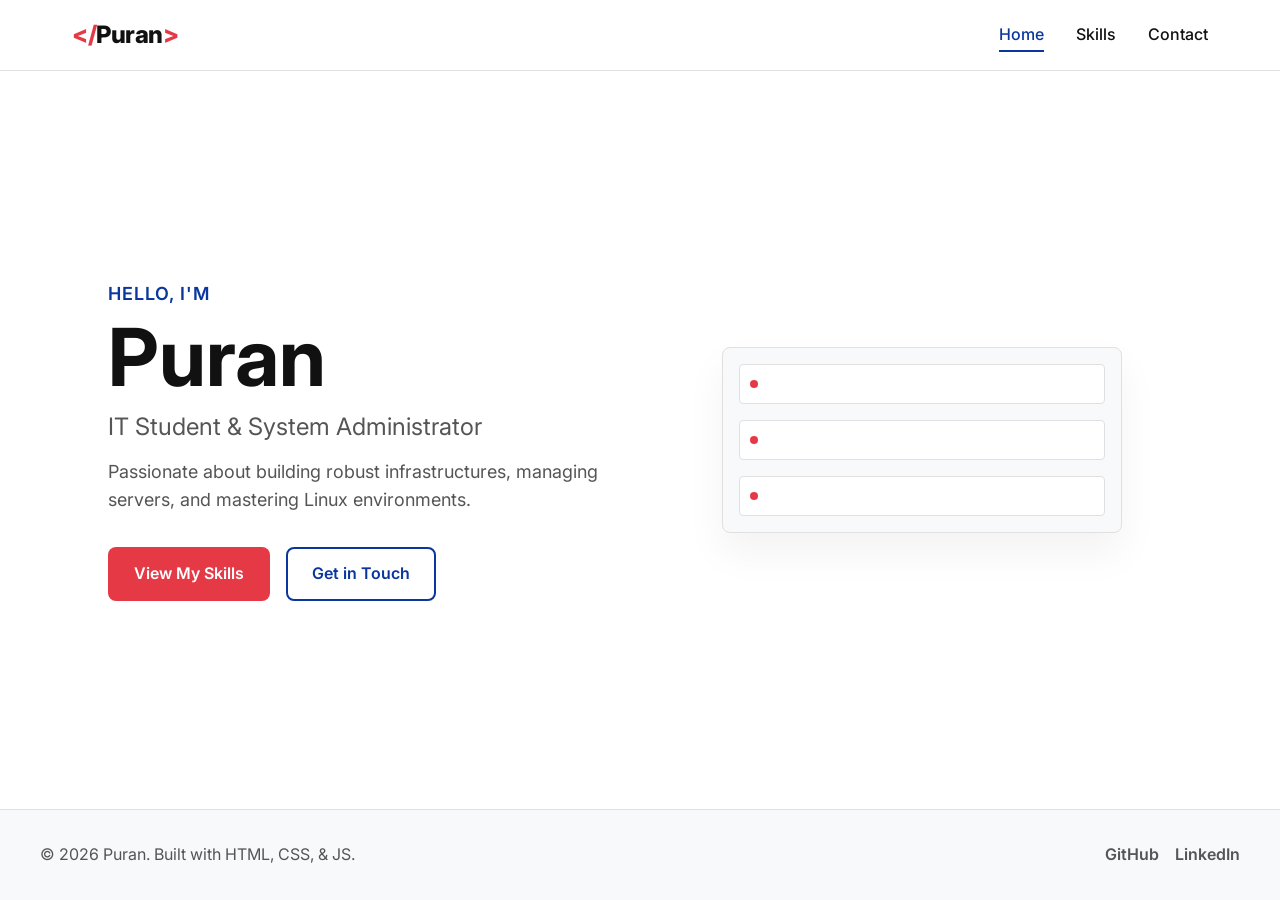
<file: index.html>
<!DOCTYPE html>
<html lang="en">

<head>
    <meta charset="UTF-8">
    <meta name="viewport" content="width=device-width, initial-scale=1.0">
    <title>Puran | IT Student & System Administrator</title>
    <meta name="description"
        content="Portfolio of Puran - IT Student skilled in System Administration, Linux, and Windows Server.">
    <link href="https://fonts.googleapis.com/css2?family=Inter:wght@400;500;600;700;800&display=swap" rel="stylesheet">
    <link rel="stylesheet" href="style/style.css">
</head>

<body>
    <div id="navbar-container"></div>

    <main class="hero">
        <div class="hero-content">
            <p class="greeting">Hello, I'm</p>
            <h1 class="title">Puran</h1>
            <h2 class="subtitle">IT Student & System Administrator</h2>
            <p class="description">
                Passionate about building robust infrastructures, managing servers, and mastering Linux environments.
            </p>
            <div class="cta-group">
                <a href="skills.html" class="btn btn-primary">View My Skills</a>
                <a href="contact.html" class="btn btn-secondary">Get in Touch</a>
            </div>
        </div>
        <div class="hero-graphic">
            <div class="server-rack">
                <div class="server-node animate-pulse"></div>
                <div class="server-node animate-pulse delay-1"></div>
                <div class="server-node animate-pulse delay-2"></div>
            </div>
        </div>
    </main>

    <div id="footer-container"></div>

    <script src="js/components.js"></script>
</body>

</html>
</file>
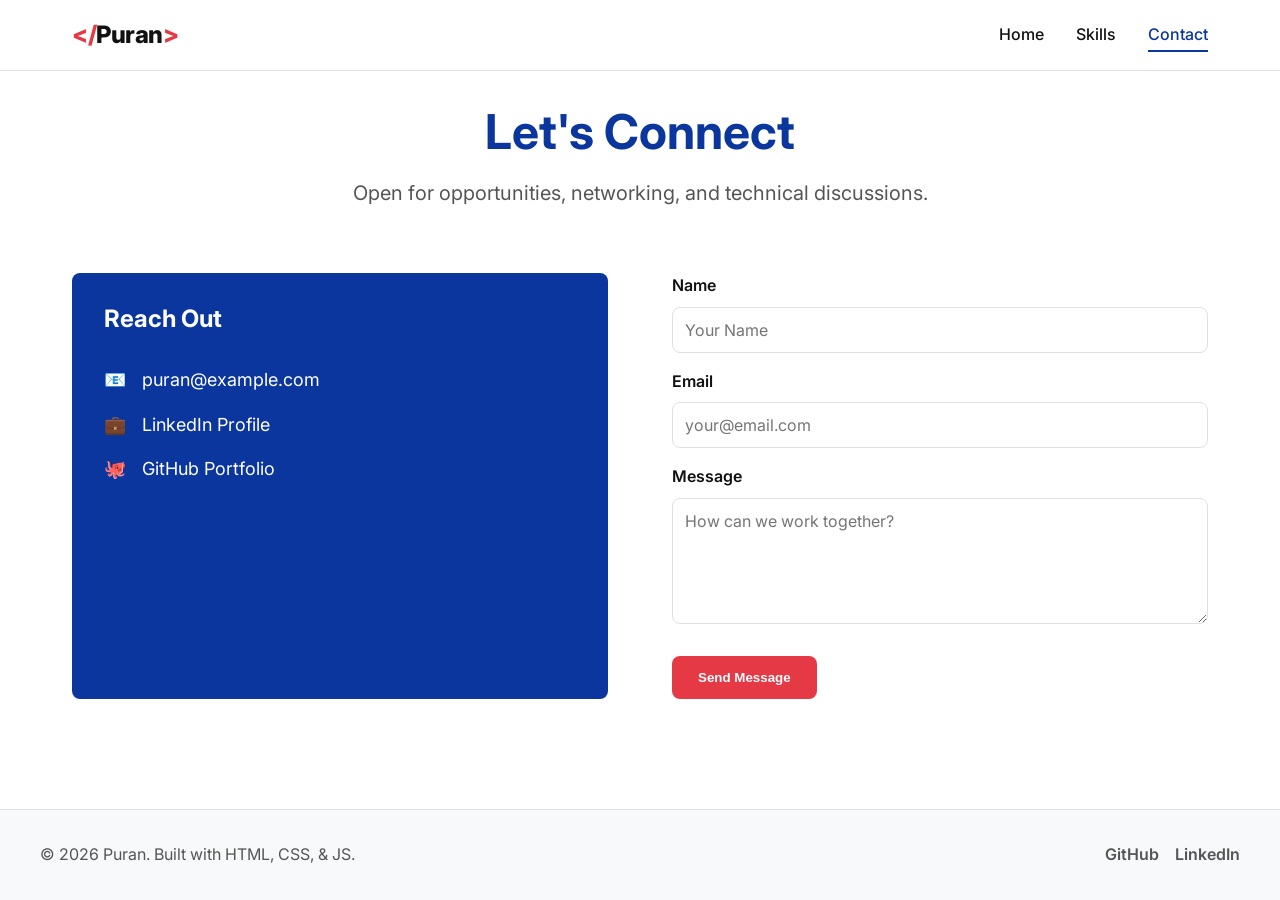
<file: contact.html>
<!DOCTYPE html>
<html lang="en">

<head>
    <meta charset="UTF-8">
    <meta name="viewport" content="width=device-width, initial-scale=1.0">
    <title>Contact - Puran Portfolio</title>
    <meta name="description" content="Get in touch with Puran for IT collaborations and opportunities.">
    <link href="https://fonts.googleapis.com/css2?family=Inter:wght@400;500;600;700;800&display=swap" rel="stylesheet">
    <link rel="stylesheet" href="style/style.css">
</head>

<body>
    <div id="navbar-container"></div>

    <main class="page-container">
        <header class="page-header">
            <h1>Let's Connect</h1>
            <p>Open for opportunities, networking, and technical discussions.</p>
        </header>

        <section class="contact-section">
            <div class="contact-card">
                <h2>Reach Out</h2>
                <ul class="contact-list">
                    <li>
                        <span class="icon">📧</span>
                        <a href="mailto:puran@example.com">puran@example.com</a>
                    </li>
                    <li>
                        <span class="icon">💼</span>
                        <a href="#" target="_blank">LinkedIn Profile</a>
                    </li>
                    <li>
                        <span class="icon">🐙</span>
                        <a href="#" target="_blank">GitHub Portfolio</a>
                    </li>
                </ul>
            </div>

            <form class="contact-form"
                onsubmit="event.preventDefault(); alert('Form submission is simulated in this static demo.');">
                <div class="form-group">
                    <label for="name">Name</label>
                    <input type="text" id="name" required placeholder="Your Name">
                </div>
                <div class="form-group">
                    <label for="email">Email</label>
                    <input type="email" id="email" required placeholder="your@email.com">
                </div>
                <div class="form-group">
                    <label for="message">Message</label>
                    <textarea id="message" rows="5" required placeholder="How can we work together?"></textarea>
                </div>
                <button type="submit" class="btn btn-primary submit-btn">Send Message</button>
            </form>
        </section>
    </main>

    <div id="footer-container"></div>

    <script src="js/components.js"></script>
</body>

</html>
</file>
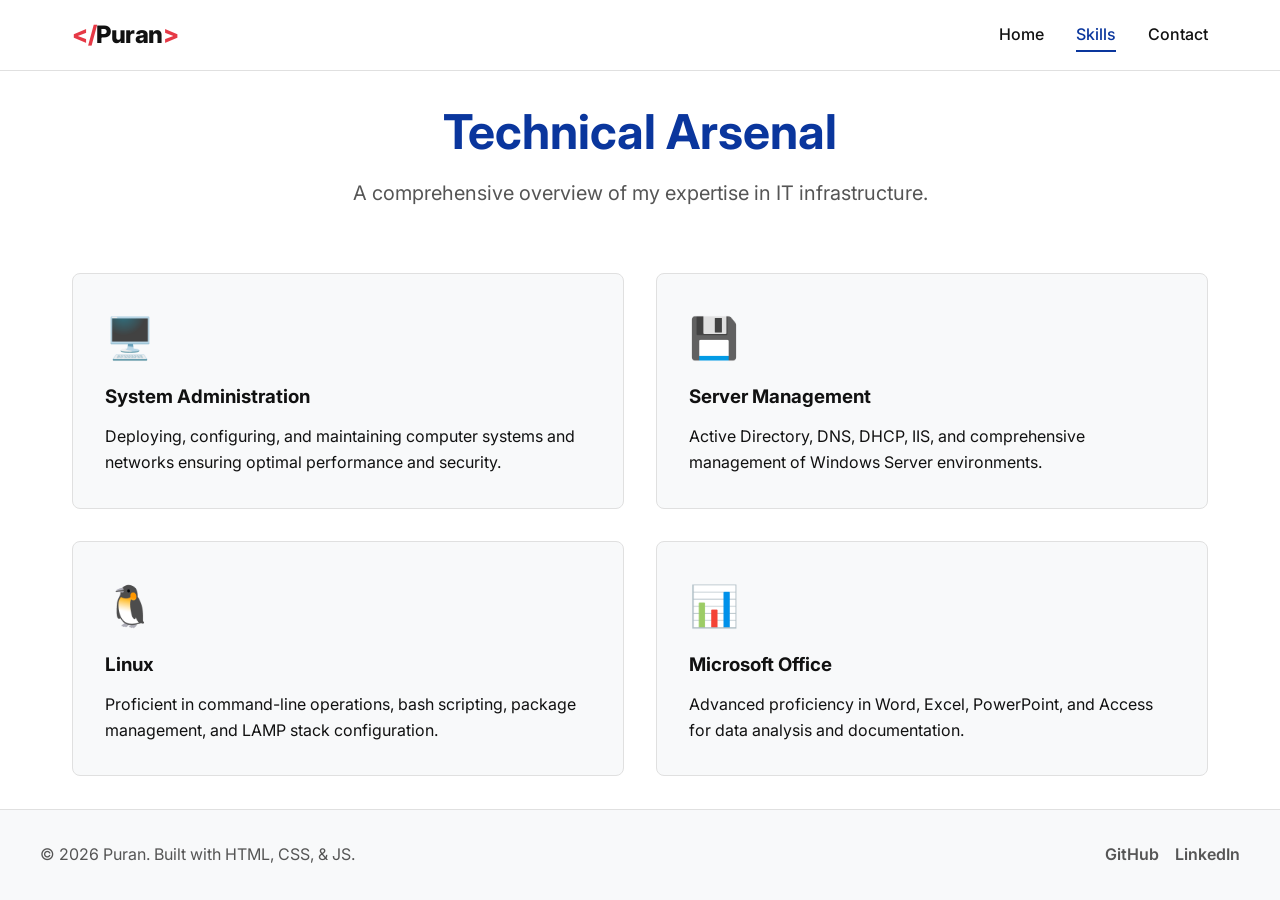
<file: skills.html>
<!DOCTYPE html>
<html lang="en">

<head>
    <meta charset="UTF-8">
    <meta name="viewport" content="width=device-width, initial-scale=1.0">
    <title>Skills - Puran Portfolio</title>
    <meta name="description"
        content="Technical skills including System Administration, Server Management, Linux, and MS Office.">
    <link href="https://fonts.googleapis.com/css2?family=Inter:wght@400;500;600;700;800&display=swap" rel="stylesheet">
    <link rel="stylesheet" href="style/style.css">
</head>

<body>
    <div id="navbar-container"></div>

    <main class="page-container">
        <header class="page-header">
            <h1>Technical Arsenal</h1>
            <p>A comprehensive overview of my expertise in IT infrastructure.</p>
        </header>

        <section class="skills-grid">
            <div class="skill-card">
                <div class="skill-icon">🖥️</div>
                <h3>System Administration</h3>
                <p>Deploying, configuring, and maintaining computer systems and networks ensuring optimal performance
                    and security.</p>
            </div>
            <div class="skill-card">
                <div class="skill-icon">💾</div>
                <h3>Server Management</h3>
                <p>Active Directory, DNS, DHCP, IIS, and comprehensive management of Windows Server environments.</p>
            </div>
            <div class="skill-card">
                <div class="skill-icon">🐧</div>
                <h3>Linux</h3>
                <p>Proficient in command-line operations, bash scripting, package management, and LAMP stack
                    configuration.</p>
            </div>
            <div class="skill-card">
                <div class="skill-icon">📊</div>
                <h3>Microsoft Office</h3>
                <p>Advanced proficiency in Word, Excel, PowerPoint, and Access for data analysis and documentation.</p>
            </div>
        </section>
    </main>

    <div id="footer-container"></div>

    <script src="js/components.js"></script>
</body>

</html>
</file>
<file: style/style.css>
/* ==========================================================================
   CSS Variables & Reset
   ========================================================================== */
:root {
    /* Color Palette */
    --color-bg: #FFFFFF;
    --color-text: #111111;
    --color-text-muted: #555555;
    
    --color-primary: #E63946; /* Vibrant Red */
    --color-primary-dark: #C1121F;
    
    --color-secondary: #0A369D; /* Deep Blue */
    --color-secondary-light: #4A90E2;

    --color-surface: #F8F9FA;
    --color-border: #E0E0E0;

    /* Typography */
    --font-main: 'Inter', -apple-system, BlinkMacSystemFont, 'Segoe UI', Roboto, Helvetica, Arial, sans-serif;
    
    /* Spacing & Layout */
    --spacing-xs: 0.5rem;
    --spacing-sm: 1rem;
    --spacing-md: 2rem;
    --spacing-lg: 4rem;
    
    --container-max: 1200px;
    --border-radius: 8px;
    --transition-speed: 0.3s;
}

* {
    margin: 0;
    padding: 0;
    box-sizing: border-box;
}

body {
    font-family: var(--font-main);
    background-color: var(--color-bg);
    color: var(--color-text);
    line-height: 1.6;
    display: flex;
    flex-direction: column;
    min-height: 100vh;
    overflow-x: hidden;
}

a {
    text-decoration: none;
    color: inherit;
    transition: color var(--transition-speed) ease;
}

img {
    max-width: 100%;
    height: auto;
}

/* ==========================================================================
   Typography & Utilities
   ========================================================================== */
h1, h2, h3, h4 {
    line-height: 1.2;
    margin-bottom: var(--spacing-sm);
    font-weight: 700;
}

.btn {
    display: inline-flex;
    align-items: center;
    justify-content: center;
    padding: 0.75rem 1.5rem;
    border-radius: var(--border-radius);
    font-weight: 600;
    cursor: pointer;
    transition: all var(--transition-speed) ease;
    border: 2px solid transparent;
}

.btn-primary {
    background-color: var(--color-primary);
    color: var(--color-bg);
}

.btn-primary:hover {
    background-color: var(--color-primary-dark);
    transform: translateY(-2px);
    box-shadow: 0 4px 12px rgba(230, 57, 70, 0.3);
}

.btn-secondary {
    background-color: var(--color-bg);
    color: var(--color-secondary);
    border-color: var(--color-secondary);
}

.btn-secondary:hover {
    background-color: var(--color-secondary);
    color: var(--color-bg);
    transform: translateY(-2px);
    box-shadow: 0 4px 12px rgba(10, 54, 157, 0.2);
}

/* ==========================================================================
   Navbar
   ========================================================================== */
.navbar {
    position: sticky;
    top: 0;
    width: 100%;
    background-color: rgba(255, 255, 255, 0.95);
    backdrop-filter: blur(10px);
    border-bottom: 1px solid var(--color-border);
    z-index: 1000;
}

.nav-container {
    max-width: var(--container-max);
    margin: 0 auto;
    padding: var(--spacing-sm) var(--spacing-md);
    display: flex;
    justify-content: space-between;
    align-items: center;
}

.logo {
    font-size: 1.5rem;
    font-weight: 800;
    color: var(--color-text);
    letter-spacing: -0.5px;
}

.logo-accent {
    color: var(--color-primary);
}

.nav-links {
    display: flex;
    gap: var(--spacing-md);
}

.nav-links a {
    font-weight: 500;
    position: relative;
}

.nav-links a::after {
    content: '';
    position: absolute;
    bottom: -4px;
    left: 0;
    width: 0;
    height: 2px;
    background-color: var(--color-secondary);
    transition: width var(--transition-speed) ease;
}

.nav-links a:hover::after,
.nav-links a.active::after {
    width: 100%;
}

.nav-links a.active {
    color: var(--color-secondary);
}

.menu-toggle {
    display: none;
    background: none;
    border: none;
    cursor: pointer;
    padding: 0.5rem;
}

.hamburger {
    display: block;
    width: 24px;
    height: 2px;
    background-color: var(--color-text);
    position: relative;
    transition: background-color 0.2s;
}

.hamburger::before,
.hamburger::after {
    content: '';
    position: absolute;
    left: 0;
    width: 100%;
    height: 2px;
    background-color: var(--color-text);
    transition: transform 0.2s;
}

.hamburger::before { top: -6px; }
.hamburger::after { bottom: -6px; }

/* Mobile Menu Toggle State */
.menu-toggle.is-active .hamburger { background-color: transparent; }
.menu-toggle.is-active .hamburger::before { transform: translateY(6px) rotate(45deg); }
.menu-toggle.is-active .hamburger::after { transform: translateY(-6px) rotate(-45deg); }

/* ==========================================================================
   Home / Hero
   ========================================================================== */
.hero {
    flex: 1;
    max-width: var(--container-max);
    margin: 0 auto;
    padding: var(--spacing-lg) var(--spacing-md);
    display: grid;
    grid-template-columns: 1fr;
    gap: var(--spacing-lg);
    align-items: center;
}

.greeting {
    font-size: 1.125rem;
    color: var(--color-secondary);
    font-weight: 600;
    text-transform: uppercase;
    letter-spacing: 1px;
}

.title {
    font-size: 4rem;
    margin-bottom: var(--spacing-xs);
    color: var(--color-text);
}

.subtitle {
    font-size: 1.5rem;
    color: var(--color-text-muted);
    font-weight: 400;
}

.description {
    font-size: 1.125rem;
    color: var(--color-text-muted);
    max-width: 500px;
    margin-bottom: var(--spacing-md);
}

.cta-group {
    display: flex;
    gap: var(--spacing-sm);
    flex-wrap: wrap;
}

/* Abstract Server Graphic Animation */
.hero-graphic {
    position: relative;
    width: 100%;
    max-width: 400px;
    margin: 0 auto;
}

.server-rack {
    background-color: var(--color-surface);
    border: 1px solid var(--color-border);
    border-radius: var(--border-radius);
    padding: var(--spacing-sm);
    box-shadow: 0 20px 40px rgba(0,0,0,0.05);
    display: flex;
    flex-direction: column;
    gap: var(--spacing-sm);
}

.server-node {
    height: 40px;
    background-color: var(--color-bg);
    border: 1px solid var(--color-border);
    border-radius: 4px;
    position: relative;
    overflow: hidden;
}

.server-node::before {
    content: '';
    position: absolute;
    left: 10px;
    top: 50%;
    transform: translateY(-50%);
    width: 8px;
    height: 8px;
    border-radius: 50%;
    background-color: var(--color-primary);
}

.animate-pulse::before {
    animation: pulse 2s infinite;
}

.delay-1::before { animation-delay: 0.5s; }
.delay-2::before { animation-delay: 1s; }

@keyframes pulse {
    0% { transform: translateY(-50%) scale(0.95); box-shadow: 0 0 0 0 rgba(230, 57, 70, 0.7); }
    70% { transform: translateY(-50%) scale(1); box-shadow: 0 0 0 6px rgba(230, 57, 70, 0); }
    100% { transform: translateY(-50%) scale(0.95); box-shadow: 0 0 0 0 rgba(230, 57, 70, 0); }
}

/* ==========================================================================
   Internal Pages (Skills / Contact)
   ========================================================================== */
.page-container {
    flex: 1;
    max-width: var(--container-max);
    margin: 0 auto;
    padding: var(--spacing-md);
    width: 100%;
}

.page-header {
    text-align: center;
    margin-bottom: var(--spacing-lg);
}

.page-header h1 {
    font-size: 3rem;
    color: var(--color-secondary);
}

.page-header p {
    font-size: 1.25rem;
    color: var(--color-text-muted);
}

/* Skills Grid */
.skills-grid {
    display: grid;
    grid-template-columns: 1fr;
    gap: var(--spacing-md);
}

.skill-card {
    background-color: var(--color-surface);
    padding: var(--spacing-md);
    border-radius: var(--border-radius);
    border: 1px solid var(--color-border);
    transition: transform var(--transition-speed) ease, box-shadow var(--transition-speed) ease;
}

.skill-card:hover {
    transform: translateY(-5px);
    box-shadow: 0 10px 30px rgba(0,0,0,0.05);
    border-color: var(--color-secondary-light);
}

.skill-icon {
    font-size: 2.5rem;
    margin-bottom: var(--spacing-sm);
}

/* Contact Section */
.contact-section {
    display: grid;
    grid-template-columns: 1fr;
    gap: var(--spacing-lg);
}

.contact-card {
    background-color: var(--color-secondary);
    color: var(--color-bg);
    padding: var(--spacing-md);
    border-radius: var(--border-radius);
}

.contact-card h2 {
    color: var(--color-bg);
}

.contact-list {
    list-style: none;
    margin-top: var(--spacing-md);
}

.contact-list li {
    display: flex;
    align-items: center;
    margin-bottom: var(--spacing-sm);
    font-size: 1.125rem;
}

.contact-list .icon {
    margin-right: var(--spacing-sm);
}

.contact-form {
    display: flex;
    flex-direction: column;
    gap: var(--spacing-sm);
}

.form-group {
    display: flex;
    flex-direction: column;
}

.form-group label {
    font-weight: 600;
    margin-bottom: 0.5rem;
}

.form-group input,
.form-group textarea {
    padding: 0.75rem;
    border: 1px solid var(--color-border);
    border-radius: var(--border-radius);
    font-family: inherit;
    font-size: 1rem;
    transition: border-color var(--transition-speed) ease;
}

.form-group input:focus,
.form-group textarea:focus {
    outline: none;
    border-color: var(--color-secondary);
}

.submit-btn {
    align-self: flex-start;
    margin-top: var(--spacing-sm);
}

/* ==========================================================================
   Footer
   ========================================================================== */
.footer {
    background-color: var(--color-surface);
    border-top: 1px solid var(--color-border);
    padding: var(--spacing-md);
    margin-top: auto;
}

.footer-content {
    max-width: var(--container-max);
    margin: 0 auto;
    display: flex;
    flex-direction: column;
    align-items: center;
    gap: var(--spacing-sm);
    text-align: center;
    color: var(--color-text-muted);
}

.footer-links {
    display: flex;
    gap: var(--spacing-sm);
}

.footer-links a {
    font-weight: 600;
}

.footer-links a:hover {
    color: var(--color-primary);
}

/* ==========================================================================
   Media Queries
   ========================================================================== */

@media (min-width: 768px) {
    .hero {
        grid-template-columns: 1fr 1fr;
    }

    .title {
        font-size: 5rem;
    }

    .skills-grid {
        grid-template-columns: repeat(2, 1fr);
    }

    .contact-section {
        grid-template-columns: 1fr 1fr;
    }

    .footer-content {
        flex-direction: row;
        justify-content: space-between;
    }
}

@media (max-width: 767px) {
    .menu-toggle {
        display: block;
    }

    .nav-links {
        display: none;
        position: absolute;
        top: 100%;
        left: 0;
        width: 100%;
        background-color: var(--color-bg);
        flex-direction: column;
        padding: var(--spacing-md);
        border-bottom: 1px solid var(--color-border);
        box-shadow: 0 10px 20px rgba(0,0,0,0.05);
    }

    .nav-links.nav-open {
        display: flex;
    }

    .hero {
        text-align: center;
    }

    .cta-group {
        justify-content: center;
    }
}
</file>
